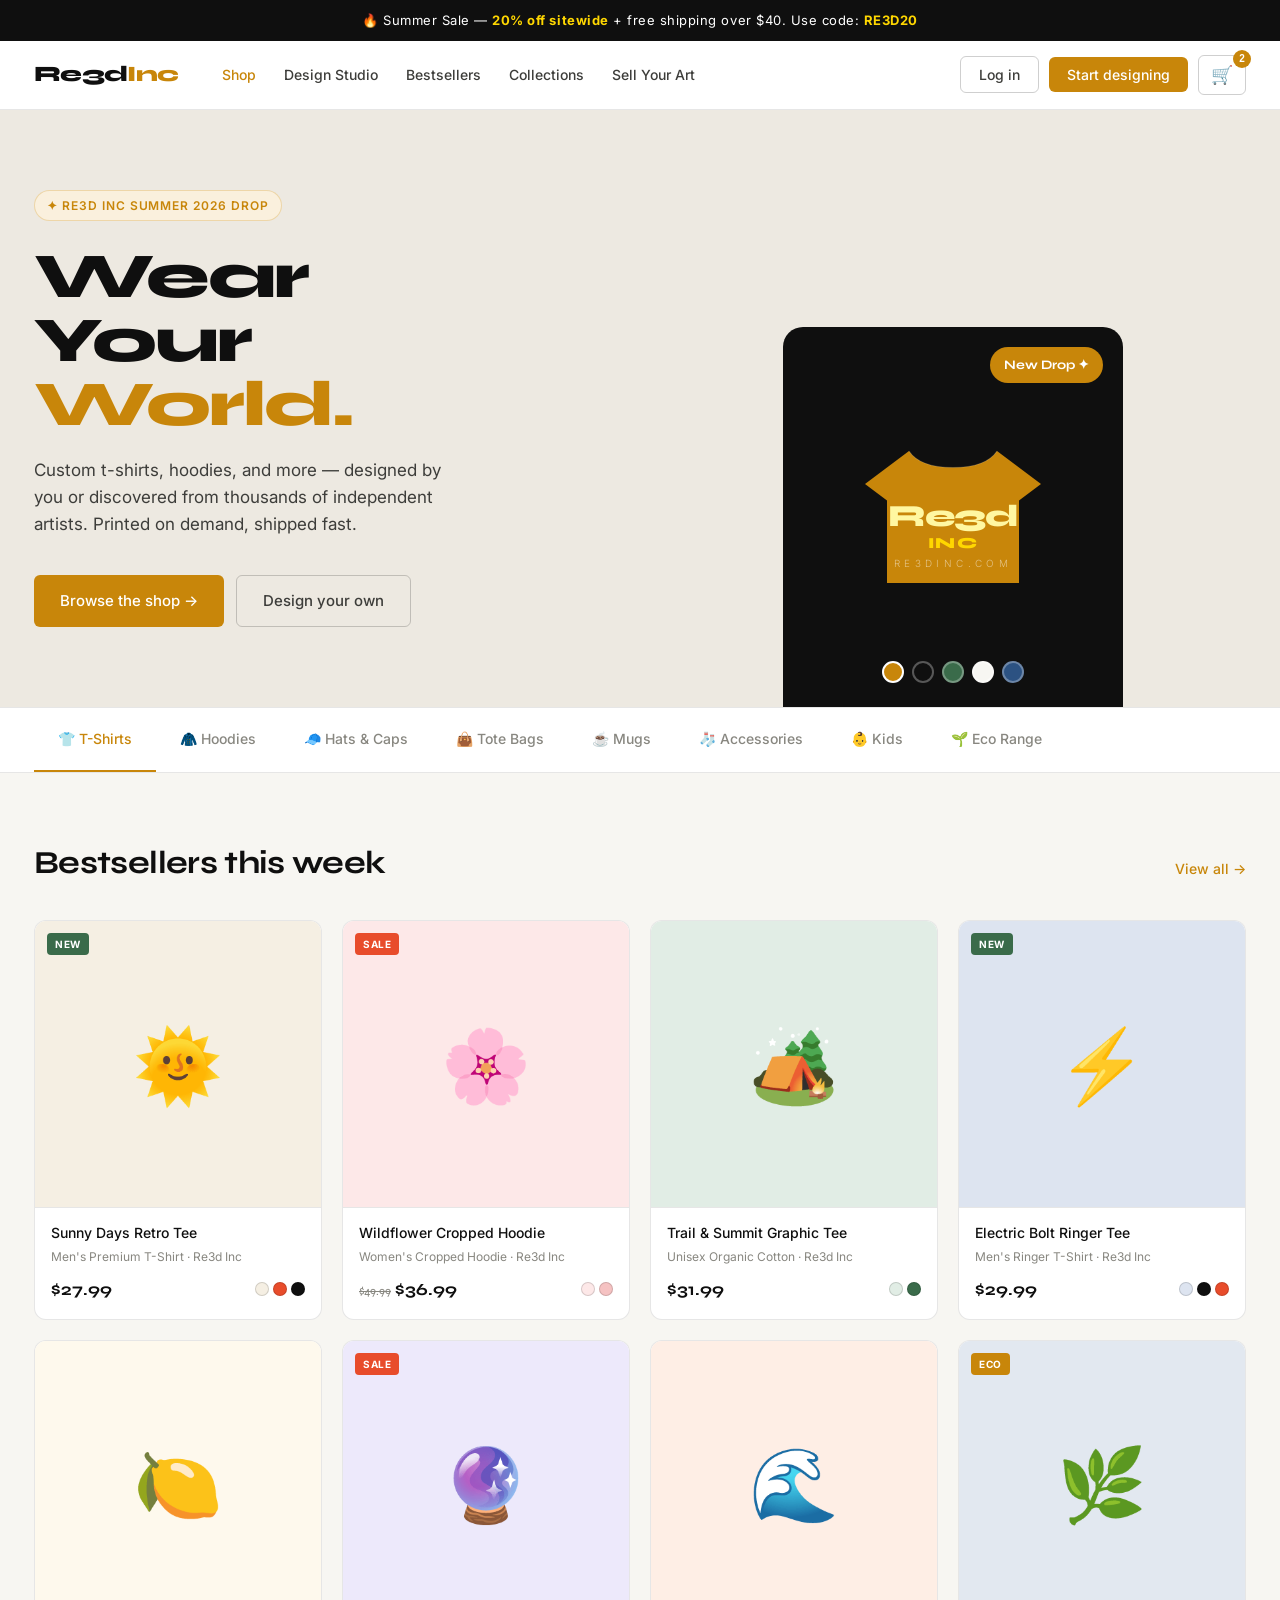
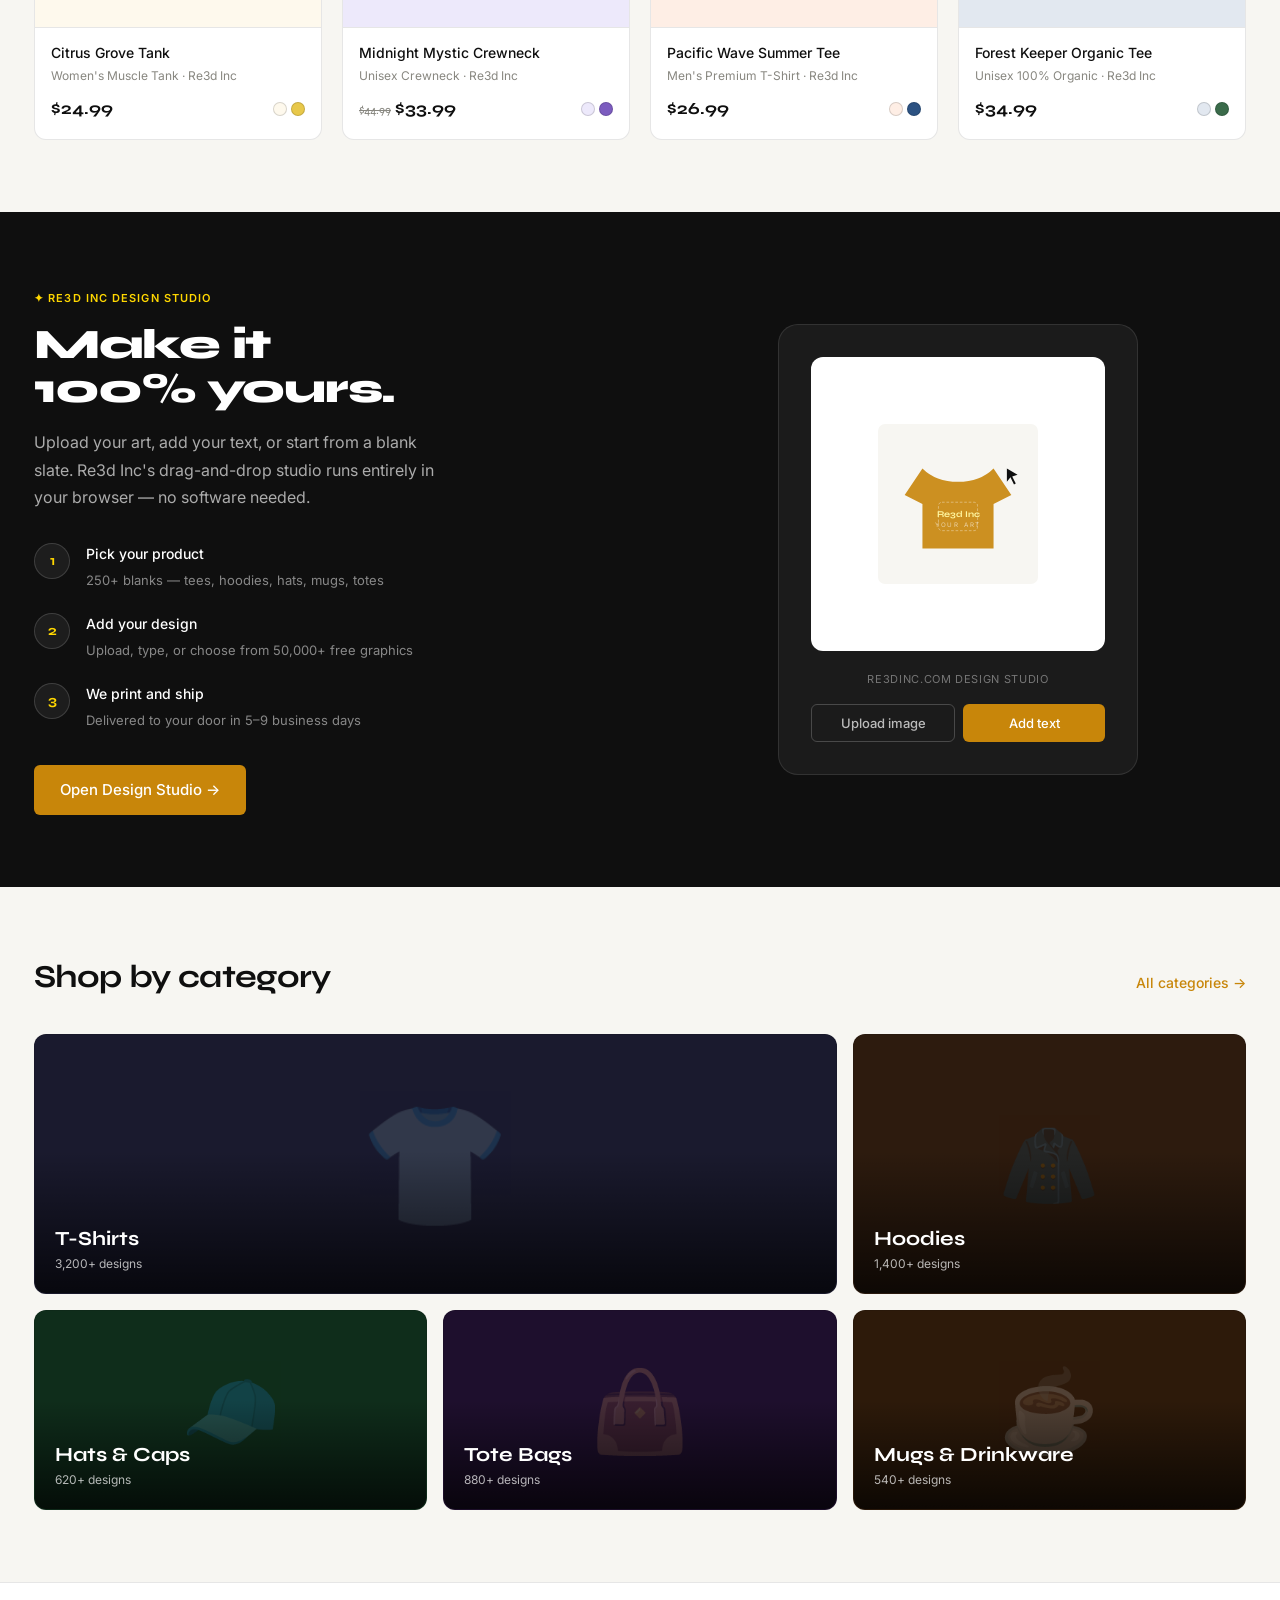
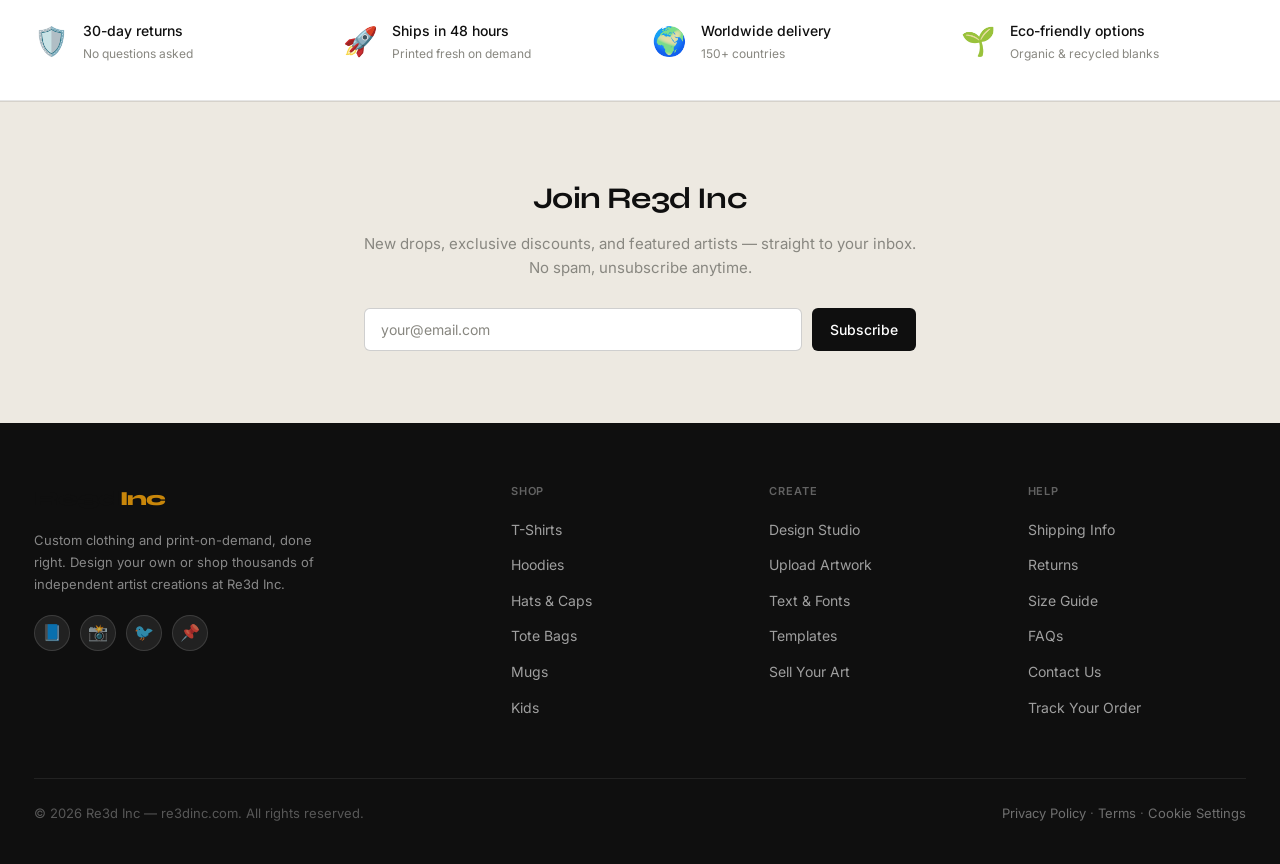
<file: index.html>
<!DOCTYPE html>
<html lang="en">
<head>
  <meta charset="UTF-8">
  <meta name="viewport" content="width=device-width, initial-scale=1.0">
  <meta name="description" content="Re3d Inc — Custom print-on-demand clothing. Design your own or shop thousands of independent artist creations. Ships worldwide.">
  <meta name="keywords" content="Re3d Inc, custom t-shirts, print on demand, custom clothing, Re3dinc">
  <meta property="og:title" content="Re3d Inc — Wear Your World">
  <meta property="og:description" content="Custom t-shirts, hoodies, and more. Designed by you or discovered from thousands of independent artists.">
  <meta property="og:url" content="https://re3dinc.com">
  <title>Re3d Inc — Wear Your World</title>
  <link rel="icon" type="image/x-icon" href="favicon.ico">
  <link rel="icon" type="image/svg+xml" href="favicon.svg">
  <link rel="preconnect" href="https://fonts.googleapis.com">
  <link href="https://fonts.googleapis.com/css2?family=Syne:wght@400;600;700;800&family=Inter:wght@300;400;500;600&display=swap" rel="stylesheet">
  <link rel="stylesheet" href="css/style.css">
</head>
<body>

  <!-- PROMO BAR -->
  <div class="promo-bar">
    🔥 Summer Sale — <strong>20% off sitewide</strong> + free shipping over $40. Use code: <strong>RE3D20</strong>
  </div>

  <!-- NAV -->
  <nav id="navbar">
    <div class="nav-inner">
      <a href="index.html" class="logo">Re3d<span>Inc</span></a>
      <button class="hamburger" id="hamburger" aria-label="Open menu">&#9776;</button>
      <ul class="nav-links" id="nav-links">
        <li><a href="#shop" class="active">Shop</a></li>
        <li><a href="#studio">Design Studio</a></li>
        <li><a href="#bestsellers">Bestsellers</a></li>
        <li><a href="#categories">Collections</a></li>
        <li><a href="#sell">Sell Your Art</a></li>
      </ul>
      <div class="nav-actions">
        <button class="btn btn-ghost" onclick="document.getElementById('register-modal').classList.add('open')">Log in</button>
        <button class="btn btn-primary" onclick="document.getElementById('register-modal').classList.add('open')">Start designing</button>
        <button class="cart-btn" aria-label="Cart">
          🛒<span class="cart-count">2</span>
        </button>
      </div>
    </div>
  </nav>

  <!-- REGISTER MODAL -->
  <div class="modal-overlay" id="register-modal">
    <div class="modal">
      <button class="modal-close" onclick="document.getElementById('register-modal').classList.remove('open')" aria-label="Close">&times;</button>
      <div class="modal-logo">Re3d<span>Inc</span></div>
      <h2 class="modal-title">Create your account</h2>
      <p class="modal-sub">Join thousands of designers and shoppers on Re3d Inc.</p>
      <form id="register-form" action="https://formsubmit.co/dustinreed591@gmail.com" method="POST">
        <input type="hidden" name="_subject" value="New Re3d Inc Registration">
        <input type="hidden" name="_captcha" value="false">
        <input type="hidden" name="_next" value="https://re3dinc.com/thankyou.html">
        <div class="form-group">
          <label for="reg-name">Full Name</label>
          <input type="text" id="reg-name" name="name" placeholder="Dustin Reed" required>
        </div>
        <div class="form-group">
          <label for="reg-email">Email Address</label>
          <input type="email" id="reg-email" name="email" placeholder="you@email.com" required>
        </div>
        <div class="form-group">
          <label for="reg-password">Password</label>
          <input type="password" id="reg-password" name="password" placeholder="Create a password" required>
        </div>
        <button type="submit" class="btn btn-primary btn-full">Create Account</button>
        <p class="modal-terms">By registering you agree to our <a href="#">Terms</a> and <a href="#">Privacy Policy</a>.</p>
      </form>
    </div>
  </div>

  <!-- HERO -->
  <section class="hero" id="hero">
    <div class="hero-inner">
      <div class="hero-text">
        <div class="hero-tag">✦ Re3d Inc Summer 2026 Drop</div>
        <h1 class="hero-title">Wear<br>Your<br><em>World.</em></h1>
        <p class="hero-sub">Custom t-shirts, hoodies, and more — designed by you or discovered from thousands of independent artists. Printed on demand, shipped fast.</p>
        <div class="hero-ctas">
          <a href="#shop" class="btn btn-primary btn-lg">Browse the shop →</a>
          <a href="#studio" class="btn btn-ghost btn-lg">Design your own</a>
        </div>
      </div>
      <div class="hero-visual">
        <div class="hero-tshirt-stage">
          <div class="hero-badge">New Drop ✦</div>
          <svg class="hero-tshirt-svg" viewBox="0 0 200 200" fill="none" xmlns="http://www.w3.org/2000/svg">
            <path d="M60 40 L20 70 L40 85 L40 160 L160 160 L160 85 L180 70 L140 40 Q130 55 100 55 Q70 55 60 40Z" fill="#c8860a"/>
            <path d="M60 40 Q70 55 100 55 Q130 55 140 40" stroke="rgba(255,255,255,0.15)" stroke-width="1" fill="none"/>
            <text x="100" y="108" text-anchor="middle" font-family="'Syne',sans-serif" font-weight="800" font-size="28" fill="#fff7a1" letter-spacing="-1">Re3d</text>
            <text x="100" y="128" text-anchor="middle" font-family="'Syne',sans-serif" font-weight="800" font-size="14" fill="#ffd700" letter-spacing="1">INC</text>
            <text x="100" y="145" text-anchor="middle" font-family="'Inter',sans-serif" font-weight="300" font-size="9" fill="rgba(255,255,255,0.5)" letter-spacing="4">RE3DINC.COM</text>
          </svg>
          <div class="hero-color-dots">
            <div class="cdot active" style="background:#c8860a"></div>
            <div class="cdot" style="background:#0f0f0f"></div>
            <div class="cdot" style="background:#3a6b4a"></div>
            <div class="cdot" style="background:#f7f6f2;border-color:rgba(255,255,255,0.5)"></div>
            <div class="cdot" style="background:#2c5282"></div>
          </div>
        </div>
      </div>
    </div>
  </section>

  <!-- CATEGORY STRIP -->
  <div class="cat-strip">
    <div class="cat-strip-inner">
      <div class="cat-item active">👕 T-Shirts</div>
      <div class="cat-item">🧥 Hoodies</div>
      <div class="cat-item">🧢 Hats &amp; Caps</div>
      <div class="cat-item">👜 Tote Bags</div>
      <div class="cat-item">☕ Mugs</div>
      <div class="cat-item">🧦 Accessories</div>
      <div class="cat-item">👶 Kids</div>
      <div class="cat-item">🌱 Eco Range</div>
    </div>
  </div>

  <!-- BESTSELLERS -->
  <div class="section" id="bestsellers">
    <div class="section-header">
      <h2 class="section-title">Bestsellers this week</h2>
      <a href="#shop" class="see-all">View all →</a>
    </div>
    <div class="product-grid" id="shop">

      <div class="product-card">
        <div class="product-thumb bg-sand">
          <div class="product-new">New</div>
          <button class="product-wish" aria-label="Wishlist">♡</button>
          <span>🌞</span>
        </div>
        <div class="product-body">
          <div class="product-name">Sunny Days Retro Tee</div>
          <div class="product-sub">Men's Premium T-Shirt · Re3d Inc</div>
          <div class="product-foot">
            <div class="product-price">$27.99</div>
            <div class="product-colors">
              <div class="swatch" style="background:#f5efe3"></div>
              <div class="swatch" style="background:#e84c2b"></div>
              <div class="swatch" style="background:#0f0f0f"></div>
            </div>
          </div>
        </div>
      </div>

      <div class="product-card">
        <div class="product-thumb bg-blush">
          <div class="product-sale">Sale</div>
          <button class="product-wish" aria-label="Wishlist">♡</button>
          <span>🌸</span>
        </div>
        <div class="product-body">
          <div class="product-name">Wildflower Cropped Hoodie</div>
          <div class="product-sub">Women's Cropped Hoodie · Re3d Inc</div>
          <div class="product-foot">
            <div class="product-price"><span class="old">$49.99</span>$36.99</div>
            <div class="product-colors">
              <div class="swatch" style="background:#fde8e8"></div>
              <div class="swatch" style="background:#f5c2c2"></div>
            </div>
          </div>
        </div>
      </div>

      <div class="product-card">
        <div class="product-thumb bg-moss">
          <button class="product-wish" aria-label="Wishlist">♡</button>
          <span>🏕️</span>
        </div>
        <div class="product-body">
          <div class="product-name">Trail &amp; Summit Graphic Tee</div>
          <div class="product-sub">Unisex Organic Cotton · Re3d Inc</div>
          <div class="product-foot">
            <div class="product-price">$31.99</div>
            <div class="product-colors">
              <div class="swatch" style="background:#e1ede5"></div>
              <div class="swatch" style="background:#3a6b4a"></div>
            </div>
          </div>
        </div>
      </div>

      <div class="product-card">
        <div class="product-thumb bg-navy">
          <div class="product-new">New</div>
          <button class="product-wish" aria-label="Wishlist">♡</button>
          <span>⚡</span>
        </div>
        <div class="product-body">
          <div class="product-name">Electric Bolt Ringer Tee</div>
          <div class="product-sub">Men's Ringer T-Shirt · Re3d Inc</div>
          <div class="product-foot">
            <div class="product-price">$29.99</div>
            <div class="product-colors">
              <div class="swatch" style="background:#dde4f0"></div>
              <div class="swatch" style="background:#0f0f0f"></div>
              <div class="swatch" style="background:#e84c2b"></div>
            </div>
          </div>
        </div>
      </div>

      <div class="product-card">
        <div class="product-thumb bg-cream">
          <button class="product-wish" aria-label="Wishlist">♡</button>
          <span>🍋</span>
        </div>
        <div class="product-body">
          <div class="product-name">Citrus Grove Tank</div>
          <div class="product-sub">Women's Muscle Tank · Re3d Inc</div>
          <div class="product-foot">
            <div class="product-price">$24.99</div>
            <div class="product-colors">
              <div class="swatch" style="background:#fef9ed"></div>
              <div class="swatch" style="background:#e8c84a"></div>
            </div>
          </div>
        </div>
      </div>

      <div class="product-card">
        <div class="product-thumb bg-lavender">
          <div class="product-sale">Sale</div>
          <button class="product-wish" aria-label="Wishlist">♡</button>
          <span>🔮</span>
        </div>
        <div class="product-body">
          <div class="product-name">Midnight Mystic Crewneck</div>
          <div class="product-sub">Unisex Crewneck · Re3d Inc</div>
          <div class="product-foot">
            <div class="product-price"><span class="old">$44.99</span>$33.99</div>
            <div class="product-colors">
              <div class="swatch" style="background:#ede9fb"></div>
              <div class="swatch" style="background:#7c5cbf"></div>
            </div>
          </div>
        </div>
      </div>

      <div class="product-card">
        <div class="product-thumb bg-peach">
          <button class="product-wish" aria-label="Wishlist">♡</button>
          <span>🌊</span>
        </div>
        <div class="product-body">
          <div class="product-name">Pacific Wave Summer Tee</div>
          <div class="product-sub">Men's Premium T-Shirt · Re3d Inc</div>
          <div class="product-foot">
            <div class="product-price">$26.99</div>
            <div class="product-colors">
              <div class="swatch" style="background:#feeee5"></div>
              <div class="swatch" style="background:#2c5282"></div>
            </div>
          </div>
        </div>
      </div>

      <div class="product-card">
        <div class="product-thumb bg-slate">
          <div class="product-eco">Eco</div>
          <button class="product-wish" aria-label="Wishlist">♡</button>
          <span>🌿</span>
        </div>
        <div class="product-body">
          <div class="product-name">Forest Keeper Organic Tee</div>
          <div class="product-sub">Unisex 100% Organic · Re3d Inc</div>
          <div class="product-foot">
            <div class="product-price">$34.99</div>
            <div class="product-colors">
              <div class="swatch" style="background:#e2e8f0"></div>
              <div class="swatch" style="background:#3a6b4a"></div>
            </div>
          </div>
        </div>
      </div>

    </div>
  </div>

  <!-- DESIGN STUDIO -->
  <section class="studio-banner" id="studio">
    <div class="studio-inner">
      <div class="studio-text">
        <span class="studio-eyebrow">✦ Re3d Inc Design Studio</span>
        <h2 class="studio-title">Make it<br>100% yours.</h2>
        <p class="studio-body">Upload your art, add your text, or start from a blank slate. Re3d Inc's drag-and-drop studio runs entirely in your browser — no software needed.</p>
        <div class="studio-steps">
          <div class="studio-step">
            <div class="step-num">1</div>
            <div class="step-text">
              <strong>Pick your product</strong>
              <span>250+ blanks — tees, hoodies, hats, mugs, totes</span>
            </div>
          </div>
          <div class="studio-step">
            <div class="step-num">2</div>
            <div class="step-text">
              <strong>Add your design</strong>
              <span>Upload, type, or choose from 50,000+ free graphics</span>
            </div>
          </div>
          <div class="studio-step">
            <div class="step-num">3</div>
            <div class="step-text">
              <strong>We print and ship</strong>
              <span>Delivered to your door in 5–9 business days</span>
            </div>
          </div>
        </div>
        <div style="margin-top:32px;">
          <a href="#" class="btn btn-primary btn-lg">Open Design Studio →</a>
        </div>
      </div>
      <div class="studio-visual">
        <div class="studio-mockup">
          <div class="mockup-canvas">
            <svg viewBox="0 0 180 180" width="160" xmlns="http://www.w3.org/2000/svg">
              <rect width="180" height="180" fill="#f7f6f2" rx="8"/>
              <path d="M50 50 L30 80 L50 90 L50 140 L130 140 L130 90 L150 80 L130 50 Q115 65 90 65 Q65 65 50 50Z" fill="#c8860a" opacity="0.9"/>
              <rect x="68" y="88" width="44" height="32" rx="4" fill="none" stroke="rgba(255,255,255,0.4)" stroke-width="1" stroke-dasharray="3 2"/>
              <text x="90" y="105" text-anchor="middle" font-size="10" fill="#fff7a1" font-weight="bold" font-family="'Syne',sans-serif">Re3d Inc</text>
              <text x="90" y="116" text-anchor="middle" font-size="7" fill="rgba(255,255,255,0.6)" font-family="'Inter',sans-serif" letter-spacing="2">YOUR ART</text>
              <polygon points="145,50 145,65 149,60 153,68 155,67 151,59 157,57" fill="#0f0f0f"/>
            </svg>
          </div>
          <div class="mockup-label">RE3DINC.COM DESIGN STUDIO</div>
          <div class="mockup-actions">
            <button class="mockup-btn outline">Upload image</button>
            <button class="mockup-btn solid">Add text</button>
          </div>
        </div>
      </div>
    </div>
  </section>

  <!-- CATEGORIES -->
  <div class="section" id="categories">
    <div class="section-header">
      <h2 class="section-title">Shop by category</h2>
      <a href="#" class="see-all">All categories →</a>
    </div>
    <div class="cat-grid">
      <div class="cat-card big" style="background:#1a1a2e;">
        <div class="cat-card-bg" style="font-size:120px;opacity:0.15;">👕</div>
        <div class="cat-card-overlay"></div>
        <div class="cat-card-label">
          <div class="cat-card-name">T-Shirts</div>
          <div class="cat-card-count">3,200+ designs</div>
        </div>
      </div>
      <div class="cat-card" style="background:#2d1b0e;">
        <div class="cat-card-bg" style="opacity:0.2;">🧥</div>
        <div class="cat-card-overlay"></div>
        <div class="cat-card-label">
          <div class="cat-card-name">Hoodies</div>
          <div class="cat-card-count">1,400+ designs</div>
        </div>
      </div>
      <div class="cat-card" style="background:#0f2d1b;">
        <div class="cat-card-bg" style="opacity:0.2;">🧢</div>
        <div class="cat-card-overlay"></div>
        <div class="cat-card-label">
          <div class="cat-card-name">Hats &amp; Caps</div>
          <div class="cat-card-count">620+ designs</div>
        </div>
      </div>
      <div class="cat-card" style="background:#1e0f2d;">
        <div class="cat-card-bg" style="opacity:0.2;">👜</div>
        <div class="cat-card-overlay"></div>
        <div class="cat-card-label">
          <div class="cat-card-name">Tote Bags</div>
          <div class="cat-card-count">880+ designs</div>
        </div>
      </div>
      <div class="cat-card" style="background:#2d1a0a;">
        <div class="cat-card-bg" style="opacity:0.2;">☕</div>
        <div class="cat-card-overlay"></div>
        <div class="cat-card-label">
          <div class="cat-card-name">Mugs &amp; Drinkware</div>
          <div class="cat-card-count">540+ designs</div>
        </div>
      </div>
    </div>
  </div>

  <!-- TRUST BAR -->
  <div class="trust-bar">
    <div class="trust-inner">
      <div class="trust-item">
        <div class="trust-icon">🛡️</div>
        <div>
          <div class="trust-label">30-day returns</div>
          <div class="trust-sub">No questions asked</div>
        </div>
      </div>
      <div class="trust-item">
        <div class="trust-icon">🚀</div>
        <div>
          <div class="trust-label">Ships in 48 hours</div>
          <div class="trust-sub">Printed fresh on demand</div>
        </div>
      </div>
      <div class="trust-item">
        <div class="trust-icon">🌍</div>
        <div>
          <div class="trust-label">Worldwide delivery</div>
          <div class="trust-sub">150+ countries</div>
        </div>
      </div>
      <div class="trust-item">
        <div class="trust-icon">🌱</div>
        <div>
          <div class="trust-label">Eco-friendly options</div>
          <div class="trust-sub">Organic &amp; recycled blanks</div>
        </div>
      </div>
    </div>
  </div>

  <!-- NEWSLETTER / REGISTER -->
  <section class="newsletter" id="sell">
    <div class="newsletter-inner">
      <h2 class="newsletter-title">Join Re3d Inc</h2>
      <p class="newsletter-sub">New drops, exclusive discounts, and featured artists — straight to your inbox. No spam, unsubscribe anytime.</p>
      <form class="newsletter-form" action="https://formsubmit.co/dustinreed591@gmail.com" method="POST">
        <input type="hidden" name="_subject" value="New Re3d Inc Newsletter Signup">
        <input type="hidden" name="_captcha" value="false">
        <input type="hidden" name="_next" value="https://re3dinc.com/thankyou.html">
        <input class="newsletter-input" type="email" name="email" placeholder="your@email.com" required>
        <button type="submit" class="btn btn-ink">Subscribe</button>
      </form>
    </div>
  </section>

  <!-- FOOTER -->
  <footer>
    <div class="footer-inner">
      <div class="footer-grid">
        <div class="footer-brand">
          <div class="logo footer-logo">Re3d<span>Inc</span></div>
          <p>Custom clothing and print-on-demand, done right. Design your own or shop thousands of independent artist creations at Re3d Inc.</p>
          <div class="footer-socials">
            <a href="#" class="social-btn" aria-label="Facebook">📘</a>
            <a href="#" class="social-btn" aria-label="Instagram">📸</a>
            <a href="#" class="social-btn" aria-label="Twitter">🐦</a>
            <a href="#" class="social-btn" aria-label="Pinterest">📌</a>
          </div>
        </div>
        <div class="footer-col">
          <h4>Shop</h4>
          <ul>
            <li><a href="#">T-Shirts</a></li>
            <li><a href="#">Hoodies</a></li>
            <li><a href="#">Hats &amp; Caps</a></li>
            <li><a href="#">Tote Bags</a></li>
            <li><a href="#">Mugs</a></li>
            <li><a href="#">Kids</a></li>
          </ul>
        </div>
        <div class="footer-col">
          <h4>Create</h4>
          <ul>
            <li><a href="#">Design Studio</a></li>
            <li><a href="#">Upload Artwork</a></li>
            <li><a href="#">Text &amp; Fonts</a></li>
            <li><a href="#">Templates</a></li>
            <li><a href="#">Sell Your Art</a></li>
          </ul>
        </div>
        <div class="footer-col">
          <h4>Help</h4>
          <ul>
            <li><a href="#">Shipping Info</a></li>
            <li><a href="#">Returns</a></li>
            <li><a href="#">Size Guide</a></li>
            <li><a href="#">FAQs</a></li>
            <li><a href="#">Contact Us</a></li>
            <li><a href="#">Track Your Order</a></li>
          </ul>
        </div>
      </div>
      <div class="footer-bottom">
        <span>© 2026 Re3d Inc — re3dinc.com. All rights reserved.</span>
        <span><a href="#">Privacy Policy</a> · <a href="#">Terms</a> · <a href="#">Cookie Settings</a></span>
      </div>
    </div>
  </footer>

  <script src="js/main.js"></script>
</body>
</html>
</file>
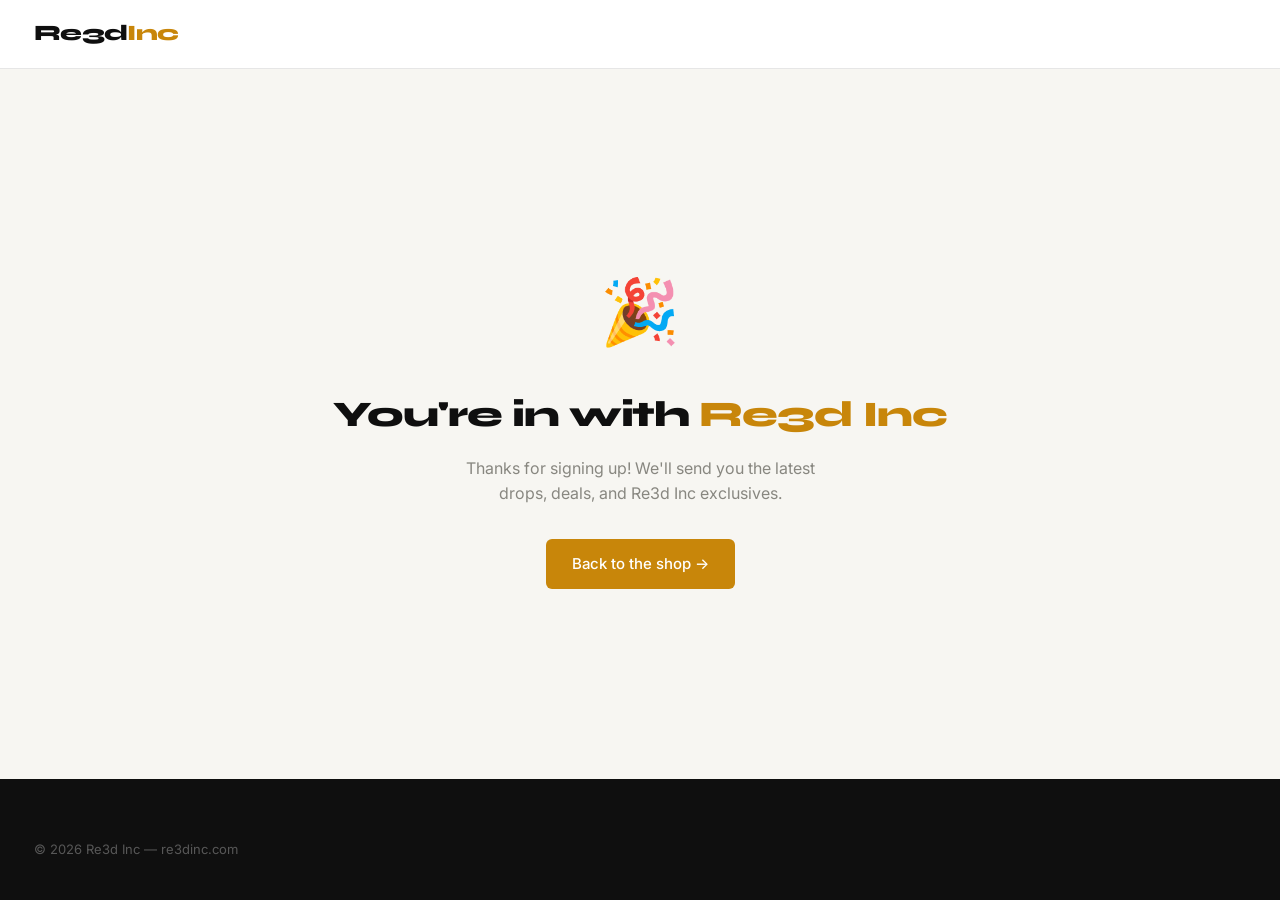
<file: thankyou.html>
<!DOCTYPE html>
<html lang="en">
<head>
  <meta charset="UTF-8">
  <meta name="viewport" content="width=device-width, initial-scale=1.0">
  <title>Thanks! — Re3d Inc</title>
  <link rel="icon" type="image/x-icon" href="favicon.ico">
  <link rel="icon" type="image/svg+xml" href="favicon.svg">
  <link rel="preconnect" href="https://fonts.googleapis.com">
  <link href="https://fonts.googleapis.com/css2?family=Syne:wght@700;800&family=Inter:wght@400;500&display=swap" rel="stylesheet">
  <link rel="stylesheet" href="css/style.css">
  <style>
    body { display: flex; flex-direction: column; min-height: 100vh; }
    .thankyou {
      flex: 1;
      display: flex;
      flex-direction: column;
      align-items: center;
      justify-content: center;
      text-align: center;
      padding: 60px 24px;
    }
    .ty-icon { font-size: 64px; margin-bottom: 24px; }
    .ty-title {
      font-family: 'Syne', sans-serif;
      font-weight: 800;
      font-size: 36px;
      letter-spacing: -0.03em;
      margin-bottom: 12px;
    }
    .ty-title span { color: #c8860a; }
    .ty-sub { color: #888780; font-size: 16px; max-width: 380px; margin: 0 auto 32px; }
  </style>
</head>
<body>
  <nav id="navbar">
    <div class="nav-inner">
      <a href="index.html" class="logo">Re3d<span>Inc</span></a>
    </div>
  </nav>

  <div class="thankyou">
    <div class="ty-icon">🎉</div>
    <h1 class="ty-title">You're in with <span>Re3d Inc</span></h1>
    <p class="ty-sub">Thanks for signing up! We'll send you the latest drops, deals, and Re3d Inc exclusives.</p>
    <a href="index.html" class="btn btn-primary btn-lg">Back to the shop →</a>
  </div>

  <footer>
    <div class="footer-inner">
      <div class="footer-bottom" style="border:none; padding-top:0;">
        <span>© 2026 Re3d Inc — re3dinc.com</span>
      </div>
    </div>
  </footer>
</body>
</html>
</file>
<file: css/style.css>
/* ============================================
   Re3d Inc — re3dinc.com
   Main Stylesheet
   ============================================ */

*, *::before, *::after { box-sizing: border-box; margin: 0; padding: 0; }

:root {
  --ink:          #0f0f0f;
  --ink-soft:     #3d3d3a;
  --ink-muted:    #888780;
  --paper:        #f7f6f2;
  --paper-warm:   #ede9e1;
  --canvas:       #ffffff;
  --gold:         #c8860a;
  --gold-light:   #ffd700;
  --gold-pale:    #faf0dd;
  --punch:        #e84c2b;
  --punch-dark:   #b83820;
  --punch-pale:   #fdeee9;
  --sage:         #3a6b4a;
  --sage-pale:    #e8f0ea;
  --border:       rgba(15,15,15,0.1);
  --border-strong:rgba(15,15,15,0.2);
  --radius-sm:    6px;
  --radius-md:    12px;
  --radius-lg:    20px;
  --font-display: 'Syne', sans-serif;
  --font-body:    'Inter', sans-serif;
  --nav-h:        68px;
}

html { scroll-behavior: smooth; }

body {
  font-family: var(--font-body);
  background: var(--paper);
  color: var(--ink);
  line-height: 1.6;
  -webkit-font-smoothing: antialiased;
}

a { text-decoration: none; color: inherit; }

/* ── PROMO BAR ── */
.promo-bar {
  background: var(--ink);
  color: #fff;
  text-align: center;
  font-size: 13px;
  letter-spacing: 0.04em;
  padding: 10px 16px;
}
.promo-bar strong { color: var(--gold-light); }

/* ── NAV ── */
nav {
  background: var(--canvas);
  border-bottom: 1px solid var(--border);
  position: sticky;
  top: 0;
  z-index: 200;
}
.nav-inner {
  max-width: 1260px;
  margin: 0 auto;
  padding: 0 24px;
  height: var(--nav-h);
  display: flex;
  align-items: center;
  gap: 32px;
}
.logo {
  font-family: var(--font-display);
  font-weight: 800;
  font-size: 22px;
  letter-spacing: -0.03em;
  color: var(--ink);
  flex-shrink: 0;
}
.logo span { color: var(--gold); }
.footer-logo { font-size: 20px; margin-bottom: 14px; display: inline-block; }

.nav-links {
  display: flex;
  gap: 4px;
  list-style: none;
  flex: 1;
}
.nav-links a {
  font-size: 14px;
  font-weight: 500;
  padding: 6px 12px;
  border-radius: var(--radius-sm);
  transition: background 0.15s, color 0.15s;
  color: var(--ink-soft);
  display: block;
}
.nav-links a:hover { background: var(--paper); color: var(--ink); }
.nav-links a.active { color: var(--gold); }

.nav-actions {
  display: flex;
  align-items: center;
  gap: 10px;
  flex-shrink: 0;
}

.hamburger {
  display: none;
  background: none;
  border: 1px solid var(--border-strong);
  border-radius: var(--radius-sm);
  font-size: 20px;
  padding: 6px 10px;
  cursor: pointer;
  margin-left: auto;
  color: var(--ink);
}

/* ── BUTTONS ── */
.btn {
  font-family: var(--font-body);
  font-size: 14px;
  font-weight: 500;
  padding: 9px 18px;
  border-radius: var(--radius-sm);
  cursor: pointer;
  border: none;
  transition: all 0.15s;
  display: inline-flex;
  align-items: center;
  gap: 6px;
  white-space: nowrap;
}
.btn-lg { font-size: 15px; padding: 13px 26px; }
.btn-full { width: 100%; justify-content: center; }
.btn-ghost {
  background: transparent;
  color: var(--ink-soft);
  border: 1px solid var(--border-strong);
}
.btn-ghost:hover { background: var(--paper); color: var(--ink); }
.btn-primary { background: var(--gold); color: #fff; }
.btn-primary:hover { background: #a86d08; }
.btn-ink { background: var(--ink); color: #fff; }
.btn-ink:hover { background: #2a2a2a; }

.cart-btn {
  position: relative;
  background: none;
  border: 1px solid var(--border-strong);
  border-radius: var(--radius-sm);
  padding: 8px 12px;
  cursor: pointer;
  font-size: 18px;
  color: var(--ink);
  transition: background 0.15s;
}
.cart-btn:hover { background: var(--paper); }
.cart-count {
  position: absolute;
  top: -6px; right: -6px;
  background: var(--gold);
  color: #fff;
  font-size: 10px;
  font-weight: 700;
  width: 18px; height: 18px;
  border-radius: 50%;
  display: flex;
  align-items: center;
  justify-content: center;
}

/* ── MODAL ── */
.modal-overlay {
  display: none;
  position: fixed;
  inset: 0;
  background: rgba(0,0,0,0.6);
  z-index: 999;
  align-items: center;
  justify-content: center;
  padding: 24px;
}
.modal-overlay.open { display: flex; }
.modal {
  background: var(--canvas);
  border-radius: var(--radius-lg);
  padding: 40px 36px;
  width: 100%;
  max-width: 420px;
  position: relative;
  box-shadow: 0 24px 64px rgba(0,0,0,0.3);
}
.modal-close {
  position: absolute;
  top: 16px; right: 20px;
  background: none;
  border: none;
  font-size: 24px;
  cursor: pointer;
  color: var(--ink-muted);
  line-height: 1;
  transition: color 0.15s;
}
.modal-close:hover { color: var(--ink); }
.modal-logo {
  font-family: var(--font-display);
  font-weight: 800;
  font-size: 20px;
  color: var(--ink);
  margin-bottom: 20px;
}
.modal-logo span { color: var(--gold); }
.modal-title {
  font-family: var(--font-display);
  font-size: 24px;
  font-weight: 700;
  letter-spacing: -0.02em;
  margin-bottom: 6px;
}
.modal-sub {
  font-size: 14px;
  color: var(--ink-muted);
  margin-bottom: 24px;
}
.form-group {
  margin-bottom: 16px;
}
.form-group label {
  display: block;
  font-size: 13px;
  font-weight: 500;
  margin-bottom: 6px;
  color: var(--ink-soft);
}
.form-group input {
  width: 100%;
  padding: 11px 14px;
  border: 1px solid var(--border-strong);
  border-radius: var(--radius-sm);
  font-family: var(--font-body);
  font-size: 14px;
  background: var(--paper);
  color: var(--ink);
  outline: none;
  transition: border-color 0.15s;
}
.form-group input:focus { border-color: var(--gold); }
.form-group input::placeholder { color: var(--ink-muted); }
.modal-terms {
  text-align: center;
  font-size: 12px;
  color: var(--ink-muted);
  margin-top: 14px;
}
.modal-terms a { color: var(--gold); }

/* ── HERO ── */
.hero {
  background: var(--paper-warm);
  overflow: hidden;
}
.hero-inner {
  max-width: 1260px;
  margin: 0 auto;
  padding: 80px 24px 0;
  display: grid;
  grid-template-columns: 1fr 1fr;
  gap: 40px;
  align-items: end;
  min-height: 520px;
}
.hero-text { padding-bottom: 80px; }
.hero-tag {
  display: inline-block;
  background: var(--gold-pale);
  color: var(--gold);
  font-size: 12px;
  font-weight: 600;
  letter-spacing: 0.08em;
  text-transform: uppercase;
  padding: 5px 12px;
  border-radius: 100px;
  margin-bottom: 24px;
  border: 1px solid rgba(200,134,10,0.25);
}
.hero-title {
  font-family: var(--font-display);
  font-weight: 800;
  font-size: clamp(40px, 5vw, 68px);
  line-height: 1.0;
  letter-spacing: -0.03em;
  margin-bottom: 20px;
}
.hero-title em { font-style: normal; color: var(--gold); }
.hero-sub {
  font-size: 17px;
  color: var(--ink-soft);
  max-width: 420px;
  margin-bottom: 36px;
  line-height: 1.6;
}
.hero-ctas { display: flex; gap: 12px; flex-wrap: wrap; }
.hero-visual {
  display: flex;
  justify-content: center;
  align-items: flex-end;
}
.hero-tshirt-stage {
  width: 340px;
  height: 380px;
  background: var(--ink);
  border-radius: var(--radius-lg) var(--radius-lg) 0 0;
  display: flex;
  flex-direction: column;
  align-items: center;
  justify-content: center;
  position: relative;
  overflow: hidden;
}
.hero-tshirt-svg { width: 220px; }
.hero-badge {
  position: absolute;
  top: 20px; right: 20px;
  background: var(--gold);
  color: #fff;
  font-family: var(--font-display);
  font-weight: 700;
  font-size: 13px;
  padding: 8px 14px;
  border-radius: 100px;
}
.hero-color-dots {
  position: absolute;
  bottom: 24px;
  display: flex;
  gap: 8px;
}
.cdot {
  width: 22px; height: 22px;
  border-radius: 50%;
  border: 2px solid rgba(255,255,255,0.3);
  cursor: pointer;
  transition: transform 0.15s, border-color 0.15s;
}
.cdot:hover { transform: scale(1.2); }
.cdot.active { border-color: #fff; }

/* ── SECTION ── */
.section {
  max-width: 1260px;
  margin: 0 auto;
  padding: 72px 24px;
}
.section-header {
  display: flex;
  align-items: flex-end;
  justify-content: space-between;
  margin-bottom: 40px;
  flex-wrap: wrap;
  gap: 12px;
}
.section-title {
  font-family: var(--font-display);
  font-weight: 700;
  font-size: 32px;
  letter-spacing: -0.02em;
  line-height: 1.1;
}
.see-all {
  font-size: 14px;
  font-weight: 500;
  color: var(--gold);
  display: inline-flex;
  align-items: center;
  gap: 4px;
  transition: gap 0.15s;
}
.see-all:hover { gap: 8px; }

/* ── CATEGORY STRIP ── */
.cat-strip {
  background: var(--canvas);
  border-top: 1px solid var(--border);
  border-bottom: 1px solid var(--border);
}
.cat-strip-inner {
  max-width: 1260px;
  margin: 0 auto;
  padding: 0 24px;
  display: flex;
  overflow-x: auto;
  scrollbar-width: none;
}
.cat-strip-inner::-webkit-scrollbar { display: none; }
.cat-item {
  flex-shrink: 0;
  padding: 20px 24px;
  font-size: 14px;
  font-weight: 500;
  color: var(--ink-muted);
  border-bottom: 2px solid transparent;
  cursor: pointer;
  transition: all 0.15s;
  white-space: nowrap;
  display: flex;
  align-items: center;
  gap: 8px;
}
.cat-item:hover { color: var(--ink); border-bottom-color: var(--border-strong); }
.cat-item.active { color: var(--gold); border-bottom-color: var(--gold); }

/* ── PRODUCT GRID ── */
.product-grid {
  display: grid;
  grid-template-columns: repeat(auto-fill, minmax(240px, 1fr));
  gap: 20px;
}
.product-card {
  background: var(--canvas);
  border-radius: var(--radius-md);
  overflow: hidden;
  border: 1px solid var(--border);
  cursor: pointer;
  transition: transform 0.2s, box-shadow 0.2s;
  position: relative;
}
.product-card:hover {
  transform: translateY(-4px);
  box-shadow: 0 12px 32px rgba(0,0,0,0.1);
}
.product-thumb {
  aspect-ratio: 1;
  display: flex;
  align-items: center;
  justify-content: center;
  font-size: 72px;
  position: relative;
  overflow: hidden;
}
.product-wish {
  position: absolute;
  top: 12px; right: 12px;
  background: white;
  border: 1px solid var(--border);
  border-radius: 50%;
  width: 34px; height: 34px;
  display: flex;
  align-items: center;
  justify-content: center;
  font-size: 16px;
  cursor: pointer;
  transition: all 0.15s;
  opacity: 0;
}
.product-card:hover .product-wish { opacity: 1; }
.product-wish:hover { background: var(--gold-pale); border-color: var(--gold); }
.product-new, .product-sale, .product-eco {
  position: absolute;
  top: 12px; left: 12px;
  color: #fff;
  font-size: 10px;
  font-weight: 700;
  letter-spacing: 0.06em;
  text-transform: uppercase;
  padding: 3px 8px;
  border-radius: 4px;
}
.product-new  { background: var(--sage); }
.product-sale { background: var(--punch); }
.product-eco  { background: var(--gold); }

.product-body {
  padding: 14px 16px 16px;
  border-top: 1px solid var(--border);
}
.product-name {
  font-size: 14px;
  font-weight: 500;
  color: var(--ink);
  margin-bottom: 2px;
  white-space: nowrap;
  overflow: hidden;
  text-overflow: ellipsis;
}
.product-sub { font-size: 12px; color: var(--ink-muted); margin-bottom: 10px; }
.product-foot { display: flex; align-items: center; justify-content: space-between; }
.product-price {
  font-family: var(--font-display);
  font-weight: 700;
  font-size: 17px;
}
.product-price .old {
  font-size: 12px;
  font-weight: 400;
  color: var(--ink-muted);
  text-decoration: line-through;
  margin-right: 4px;
}
.product-colors { display: flex; gap: 4px; }
.swatch {
  width: 14px; height: 14px;
  border-radius: 50%;
  border: 1.5px solid rgba(0,0,0,0.15);
}

/* ── PRODUCT THUMB BG COLORS ── */
.bg-sand     { background: #f5efe3; }
.bg-slate    { background: #e2e8f0; }
.bg-blush    { background: #fde8e8; }
.bg-moss     { background: #e1ede5; }
.bg-navy     { background: #dde4f0; }
.bg-cream    { background: #fef9ed; }
.bg-lavender { background: #ede9fb; }
.bg-peach    { background: #feeee5; }

/* ── STUDIO BANNER ── */
.studio-banner {
  background: var(--ink);
  overflow: hidden;
}
.studio-inner {
  max-width: 1260px;
  margin: 0 auto;
  padding: 72px 24px;
  display: grid;
  grid-template-columns: 1fr 1fr;
  gap: 60px;
  align-items: center;
}
.studio-text { color: #fff; }
.studio-eyebrow {
  display: inline-block;
  font-size: 11px;
  font-weight: 600;
  letter-spacing: 0.1em;
  text-transform: uppercase;
  color: var(--gold-light);
  margin-bottom: 16px;
}
.studio-title {
  font-family: var(--font-display);
  font-size: 42px;
  font-weight: 800;
  line-height: 1.05;
  letter-spacing: -0.03em;
  margin-bottom: 18px;
  color: #fff;
}
.studio-body {
  color: rgba(255,255,255,0.65);
  font-size: 16px;
  line-height: 1.7;
  margin-bottom: 32px;
  max-width: 400px;
}
.studio-steps { display: flex; flex-direction: column; gap: 20px; }
.studio-step { display: flex; gap: 16px; align-items: flex-start; }
.step-num {
  width: 36px; height: 36px;
  border-radius: 50%;
  background: rgba(255,255,255,0.06);
  border: 1px solid rgba(255,255,255,0.15);
  display: flex;
  align-items: center;
  justify-content: center;
  font-family: var(--font-display);
  font-weight: 700;
  font-size: 14px;
  color: var(--gold-light);
  flex-shrink: 0;
}
.step-text strong { display: block; color: #fff; font-size: 14px; font-weight: 500; margin-bottom: 2px; }
.step-text span   { font-size: 13px; color: rgba(255,255,255,0.5); }
.studio-visual { display: flex; align-items: center; justify-content: center; }
.studio-mockup {
  background: rgba(255,255,255,0.05);
  border: 1px solid rgba(255,255,255,0.1);
  border-radius: var(--radius-lg);
  padding: 32px;
  width: 100%;
  max-width: 360px;
  text-align: center;
}
.mockup-canvas {
  background: #fff;
  border-radius: var(--radius-md);
  aspect-ratio: 1;
  display: flex;
  align-items: center;
  justify-content: center;
  margin-bottom: 20px;
}
.mockup-label {
  font-size: 11px;
  color: rgba(255,255,255,0.4);
  letter-spacing: 0.06em;
  margin-bottom: 16px;
}
.mockup-actions { display: flex; gap: 8px; justify-content: center; }
.mockup-btn {
  flex: 1;
  padding: 10px;
  border-radius: var(--radius-sm);
  font-size: 13px;
  font-weight: 500;
  cursor: pointer;
  border: none;
  font-family: var(--font-body);
}
.mockup-btn.outline {
  background: transparent;
  border: 1px solid rgba(255,255,255,0.2);
  color: rgba(255,255,255,0.7);
}
.mockup-btn.solid { background: var(--gold); color: #fff; }

/* ── CATEGORIES GRID ── */
.cat-grid {
  display: grid;
  grid-template-columns: repeat(3, 1fr);
  gap: 16px;
}
.cat-card {
  border-radius: var(--radius-md);
  overflow: hidden;
  position: relative;
  cursor: pointer;
  display: flex;
  align-items: flex-end;
  min-height: 200px;
  border: 1px solid var(--border);
  transition: transform 0.2s;
}
.cat-card:hover { transform: scale(1.02); }
.cat-card.big { grid-column: span 2; min-height: 260px; }
.cat-card-bg {
  position: absolute;
  inset: 0;
  display: flex;
  align-items: center;
  justify-content: center;
  font-size: 80px;
}
.cat-card-overlay {
  position: absolute;
  inset: 0;
  background: linear-gradient(to top, rgba(0,0,0,0.7) 0%, rgba(0,0,0,0) 55%);
}
.cat-card-label { position: relative; z-index: 1; padding: 20px; color: #fff; }
.cat-card-name {
  font-family: var(--font-display);
  font-size: 20px;
  font-weight: 700;
  line-height: 1.1;
  margin-bottom: 4px;
}
.cat-card-count { font-size: 12px; opacity: 0.7; }

/* ── TRUST BAR ── */
.trust-bar {
  background: var(--canvas);
  border-top: 1px solid var(--border);
  border-bottom: 1px solid var(--border);
}
.trust-inner {
  max-width: 1260px;
  margin: 0 auto;
  padding: 36px 24px;
  display: grid;
  grid-template-columns: repeat(4, 1fr);
  gap: 24px;
}
.trust-item { display: flex; align-items: center; gap: 14px; }
.trust-icon { font-size: 28px; flex-shrink: 0; }
.trust-label { font-weight: 500; font-size: 14px; margin-bottom: 2px; }
.trust-sub { font-size: 12px; color: var(--ink-muted); }

/* ── NEWSLETTER ── */
.newsletter {
  background: var(--paper-warm);
  border-top: 1px solid var(--border);
}
.newsletter-inner {
  max-width: 600px;
  margin: 0 auto;
  padding: 72px 24px;
  text-align: center;
}
.newsletter-title {
  font-family: var(--font-display);
  font-size: 30px;
  font-weight: 700;
  letter-spacing: -0.02em;
  margin-bottom: 10px;
}
.newsletter-sub { color: var(--ink-muted); font-size: 15px; margin-bottom: 28px; }
.newsletter-form { display: flex; gap: 10px; }
.newsletter-input {
  flex: 1;
  padding: 12px 16px;
  border: 1px solid var(--border-strong);
  border-radius: var(--radius-sm);
  font-family: var(--font-body);
  font-size: 14px;
  background: var(--canvas);
  color: var(--ink);
  outline: none;
  transition: border-color 0.15s;
}
.newsletter-input:focus { border-color: var(--gold); }
.newsletter-input::placeholder { color: var(--ink-muted); }

/* ── FOOTER ── */
footer {
  background: var(--ink);
  color: rgba(255,255,255,0.7);
}
.footer-inner {
  max-width: 1260px;
  margin: 0 auto;
  padding: 60px 24px 40px;
}
.footer-grid {
  display: grid;
  grid-template-columns: 2fr 1fr 1fr 1fr;
  gap: 40px;
  margin-bottom: 48px;
}
.footer-brand p {
  font-size: 13px;
  line-height: 1.7;
  color: rgba(255,255,255,0.5);
  max-width: 280px;
  margin-bottom: 20px;
}
.footer-socials { display: flex; gap: 10px; }
.social-btn {
  width: 36px; height: 36px;
  border-radius: 50%;
  background: rgba(255,255,255,0.08);
  border: 1px solid rgba(255,255,255,0.12);
  display: flex;
  align-items: center;
  justify-content: center;
  font-size: 16px;
  cursor: pointer;
  transition: background 0.15s;
}
.social-btn:hover { background: rgba(255,255,255,0.16); }
.footer-col h4 {
  font-size: 11px;
  font-weight: 600;
  letter-spacing: 0.08em;
  text-transform: uppercase;
  color: rgba(255,255,255,0.35);
  margin-bottom: 16px;
}
.footer-col ul { list-style: none; }
.footer-col li { margin-bottom: 10px; }
.footer-col a {
  font-size: 14px;
  color: rgba(255,255,255,0.6);
  transition: color 0.15s;
}
.footer-col a:hover { color: #fff; }
.footer-bottom {
  border-top: 1px solid rgba(255,255,255,0.08);
  padding-top: 24px;
  display: flex;
  justify-content: space-between;
  align-items: center;
  font-size: 13px;
  color: rgba(255,255,255,0.3);
  flex-wrap: wrap;
  gap: 12px;
}
.footer-bottom a { color: rgba(255,255,255,0.4); }
.footer-bottom a:hover { color: rgba(255,255,255,0.8); }

/* ── RESPONSIVE ── */
@media (max-width: 1024px) {
  .footer-grid { grid-template-columns: 1fr 1fr; }
}

@media (max-width: 900px) {
  .hero-inner { grid-template-columns: 1fr; min-height: auto; }
  .hero-visual { display: none; }
  .hero-text { padding-bottom: 60px; }
  .studio-inner { grid-template-columns: 1fr; }
  .studio-visual { display: none; }
  .cat-grid { grid-template-columns: 1fr 1fr; }
  .cat-card.big { grid-column: span 2; }
  .trust-inner { grid-template-columns: 1fr 1fr; }
  .nav-links { display: none; }
  .hamburger { display: block; }
  .nav-actions .btn-ghost { display: none; }
}

@media (max-width: 600px) {
  .cat-grid { grid-template-columns: 1fr; }
  .cat-card.big { grid-column: span 1; }
  .footer-grid { grid-template-columns: 1fr; }
  .newsletter-form { flex-direction: column; }
  .trust-inner { grid-template-columns: 1fr 1fr; gap: 16px; }
  .section { padding: 48px 16px; }
  .hero-inner { padding: 48px 16px 0; }
}

/* ── MOBILE NAV OPEN ── */
.nav-links.nav-open {
  display: flex;
  flex-direction: column;
  position: absolute;
  top: var(--nav-h);
  left: 0; right: 0;
  background: var(--canvas);
  border-bottom: 1px solid var(--border);
  padding: 16px 24px 24px;
  gap: 2px;
  box-shadow: 0 8px 24px rgba(0,0,0,0.08);
}
</file>
